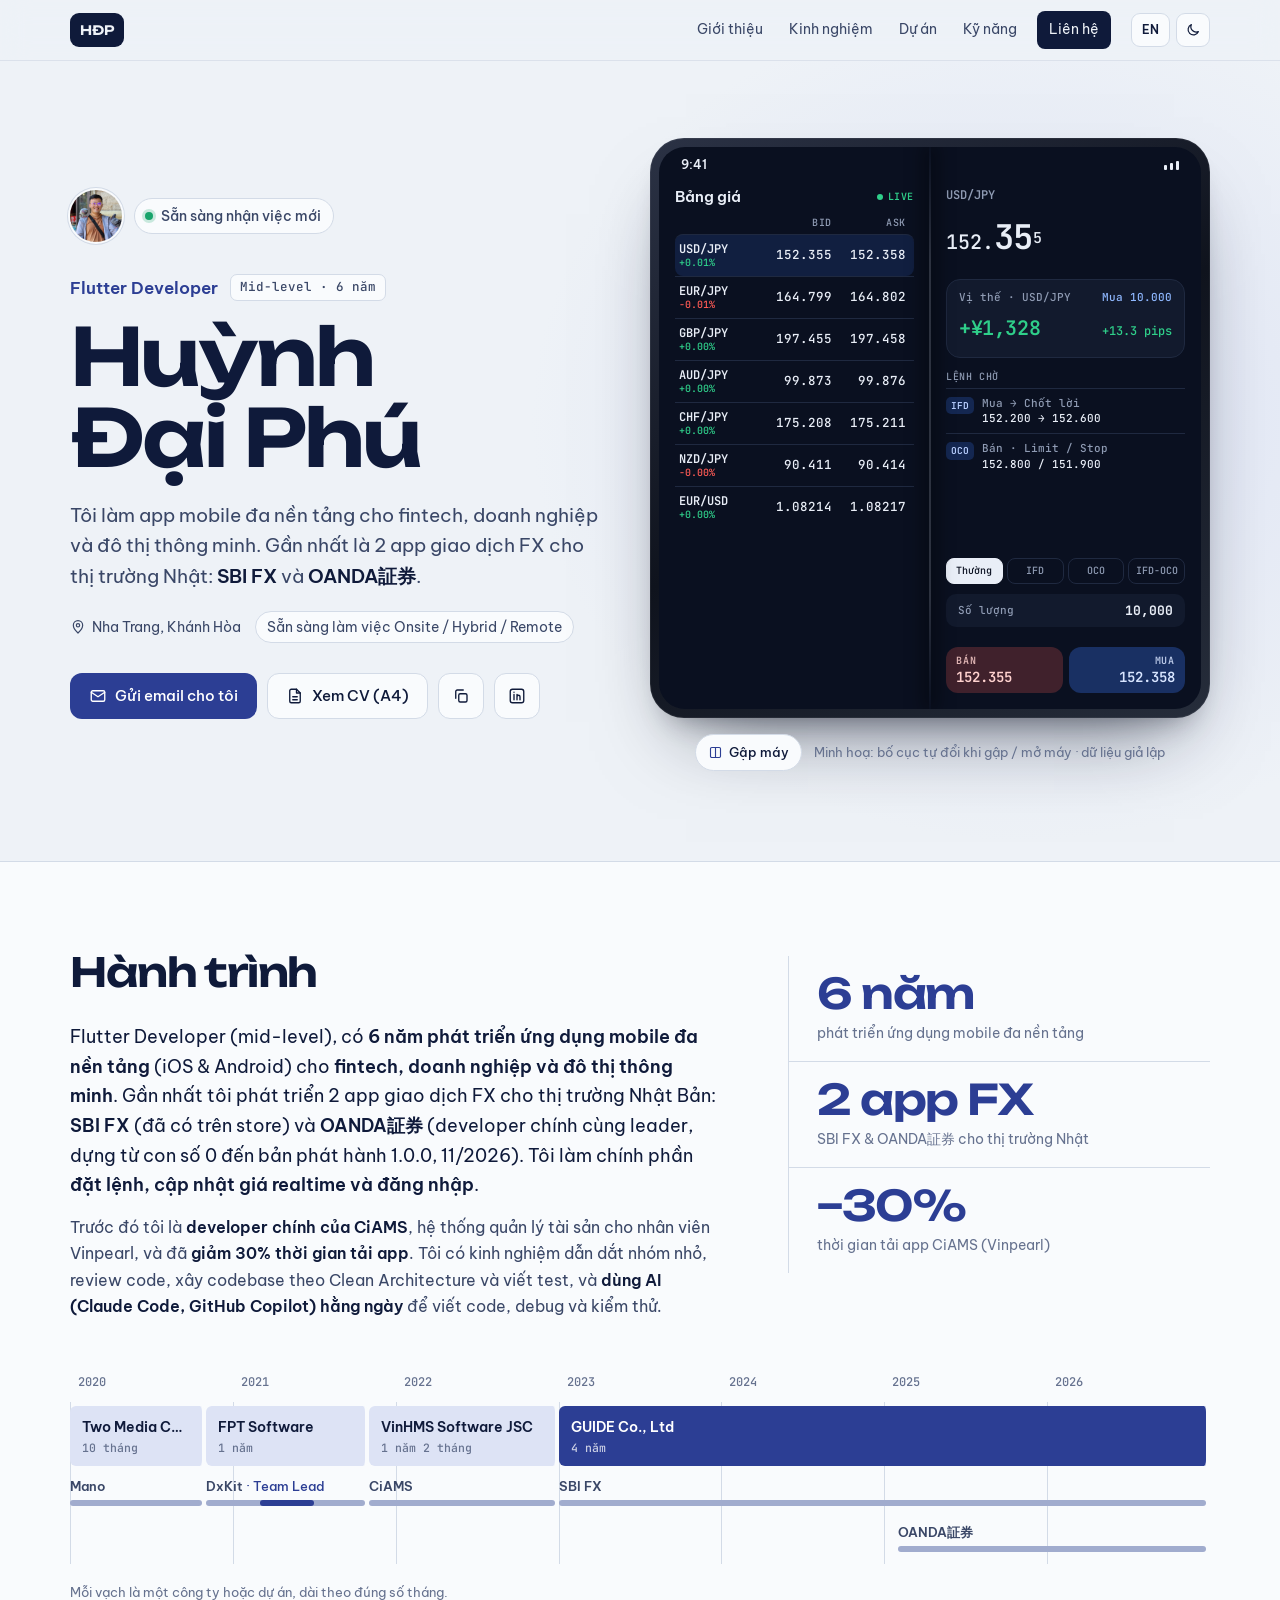
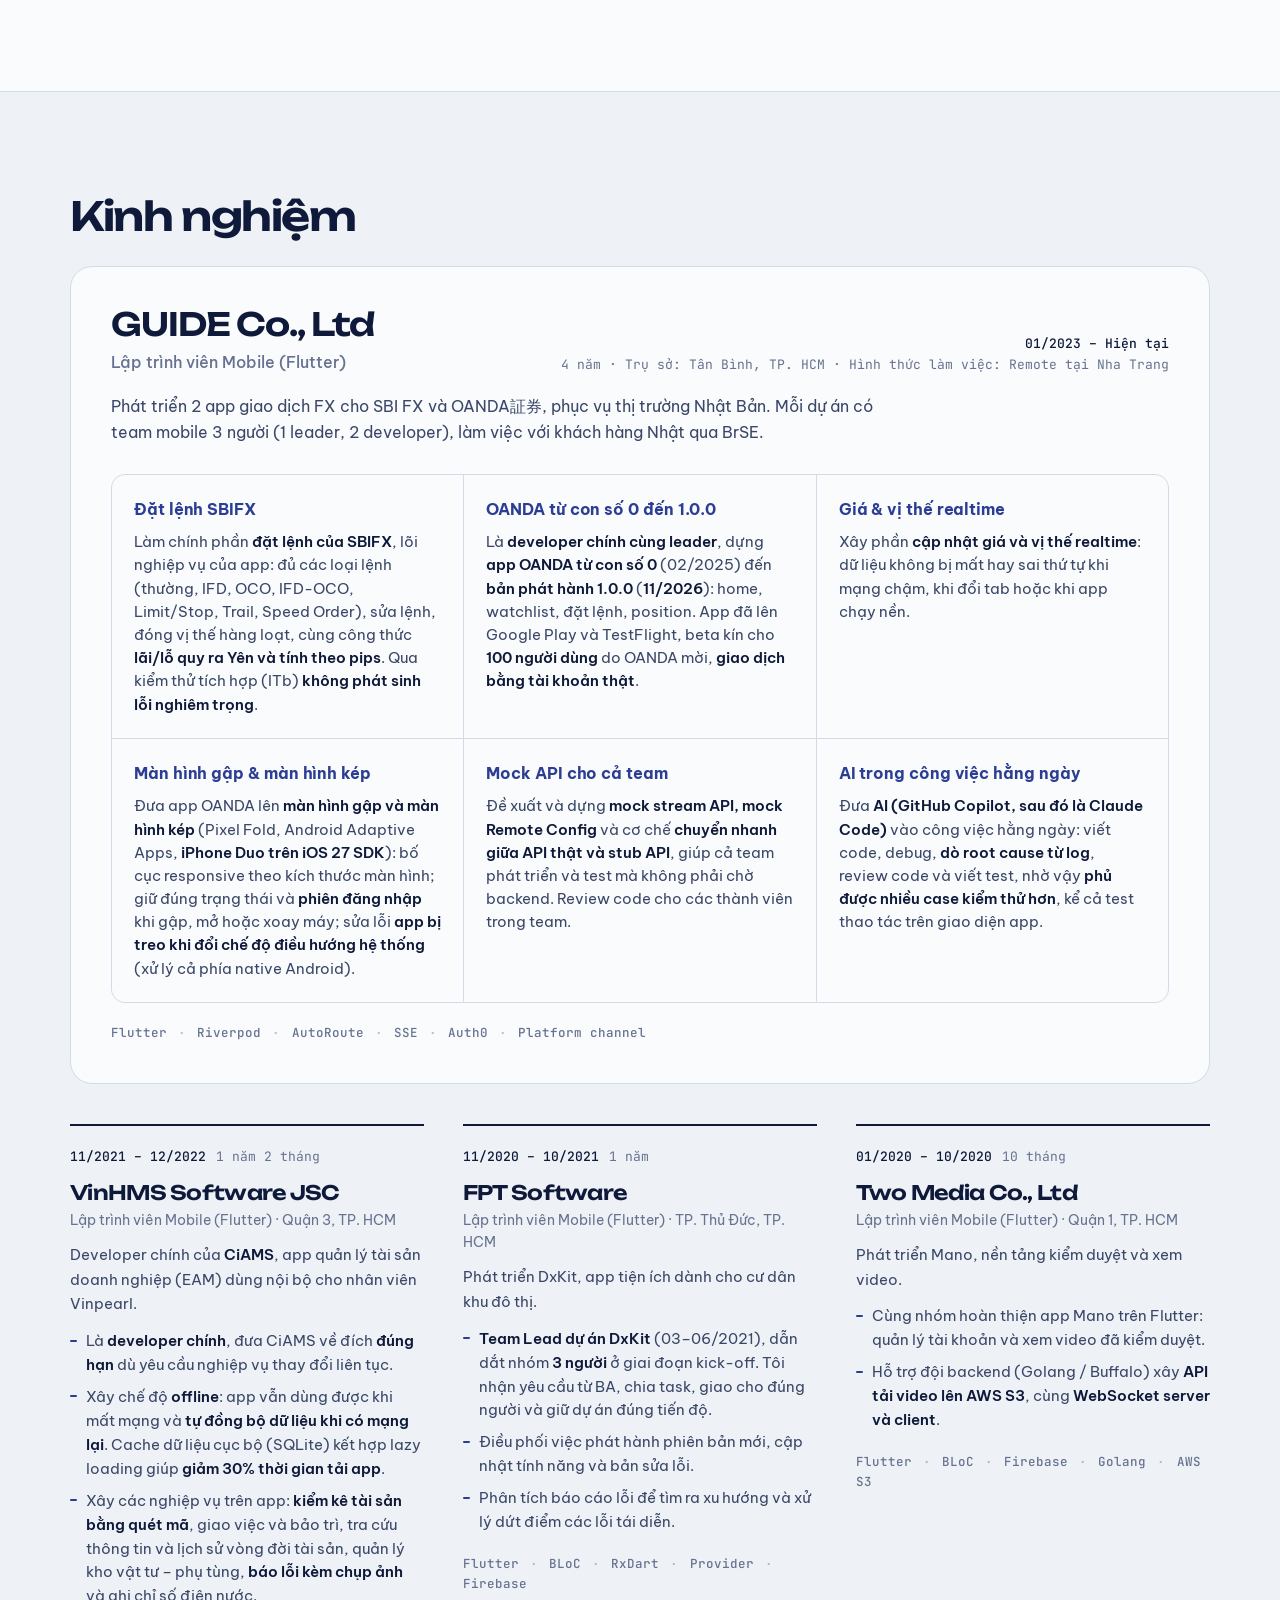
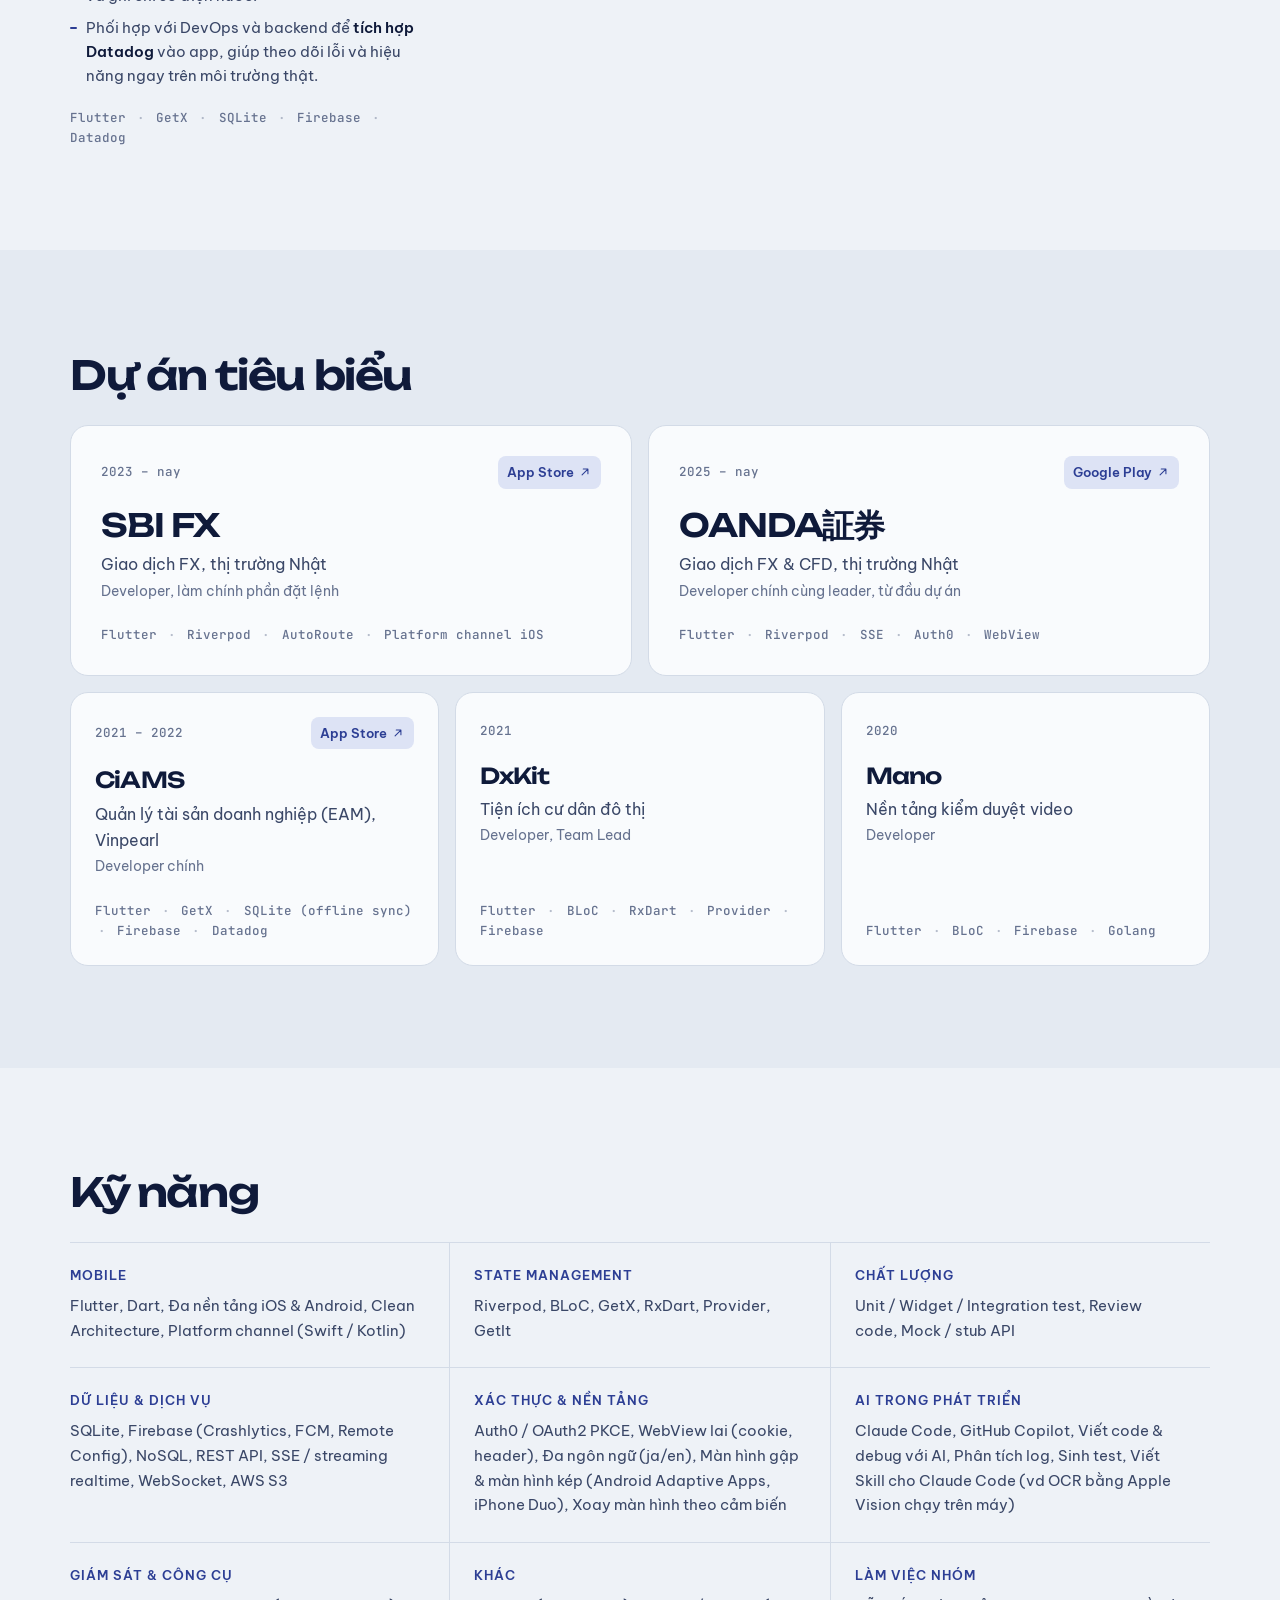
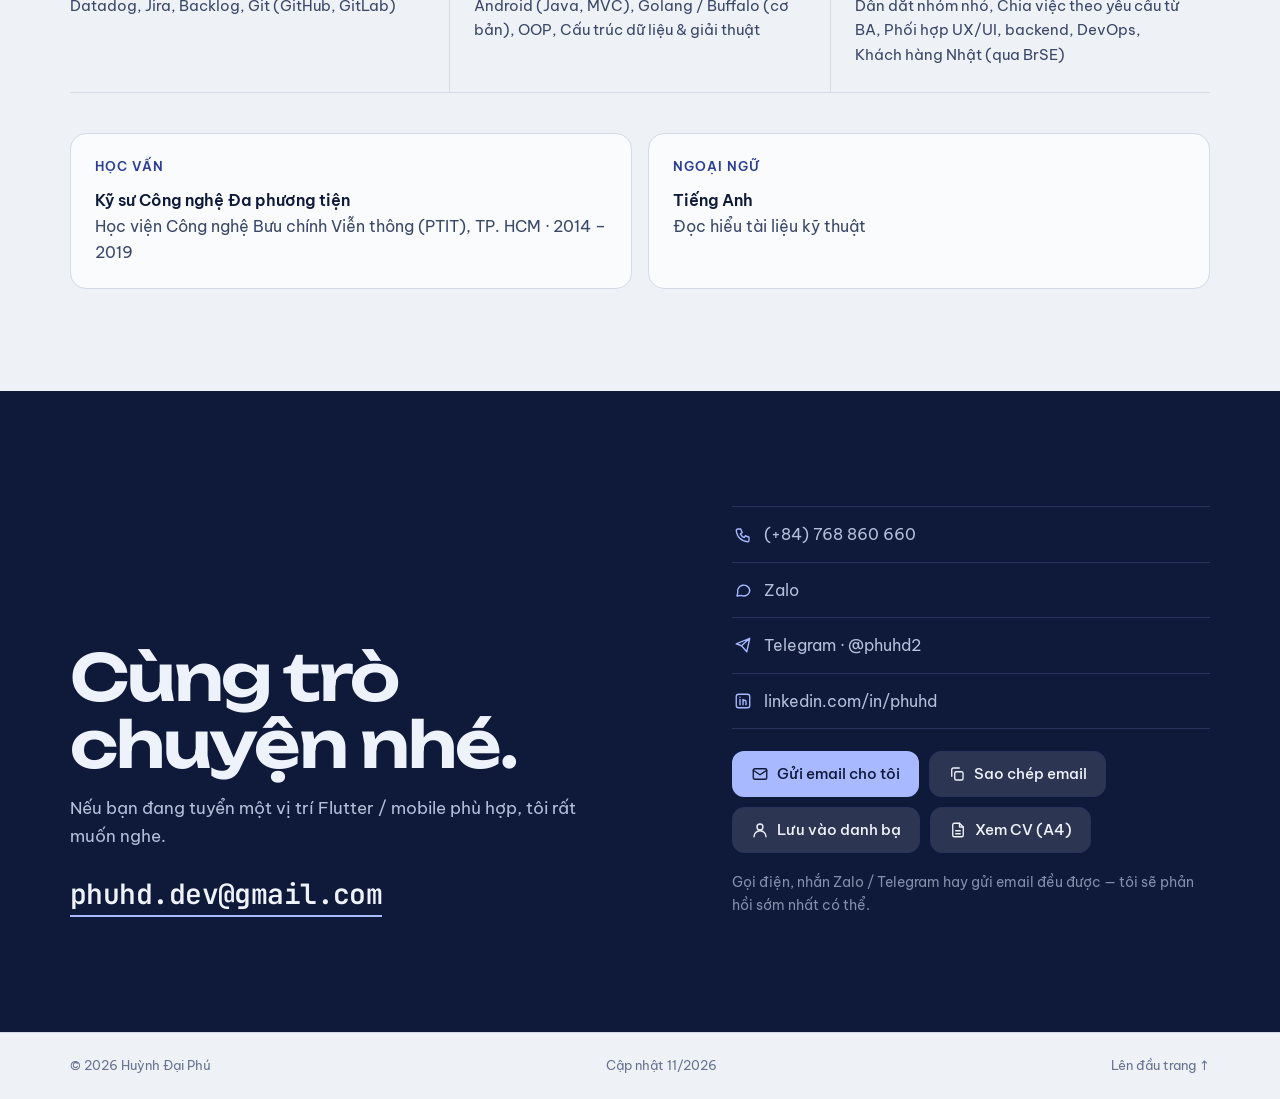
<file: index.html>
<!doctype html>
<html lang="vi">
<head>
  <meta charset="utf-8">
  <meta name="viewport" content="width=device-width, initial-scale=1">
  <!-- Sửa title / description / og:* cho khớp tên và vai trò của bạn — đây là thứ hiện ra khi gửi link qua Zalo, LinkedIn, Messenger. -->
  <title>Huỳnh Đại Phú — Flutter Developer</title>
  <meta name="description" content="Flutter Developer, 6 năm làm app mobile đa nền tảng. Gần nhất: 2 app giao dịch FX cho thị trường Nhật (SBI FX, OANDA証券); trước đó là developer chính của CiAMS (Vinpearl). Sẵn sàng nhận việc mới.">
  <meta property="og:type" content="profile">
  <meta property="og:title" content="Huỳnh Đại Phú — Flutter Developer">
  <meta property="og:description" content="Flutter Developer, 6 năm làm app mobile đa nền tảng. Gần nhất: 2 app giao dịch FX cho thị trường Nhật (SBI FX, OANDA証券). Sẵn sàng nhận việc mới.">
  <!-- Link đầy đủ để Zalo, LinkedIn, Messenger hiện ảnh xem trước. Đổi tên miền thì sửa cả 2 dòng này. -->
  <meta property="og:url" content="https://phuhd-dev.github.io/">
  <meta property="og:image" content="https://phuhd-dev.github.io/assets/avatar.jpg">
  <meta name="theme-color" content="#eef2f7" media="(prefers-color-scheme: light)">
  <meta name="theme-color" content="#0b1120" media="(prefers-color-scheme: dark)">
  <link rel="icon" href="data:image/svg+xml,%3Csvg xmlns='http://www.w3.org/2000/svg' viewBox='0 0 32 32'%3E%3Crect width='32' height='32' rx='8' fill='%230f1a3a'/%3E%3Crect x='8' y='8' width='16' height='16' rx='3' fill='none' stroke='%23a9b9ff' stroke-width='2.4'/%3E%3Cpath d='M16 8v16' stroke='%23a9b9ff' stroke-width='2.4'/%3E%3C/svg%3E">

  <link rel="preconnect" href="https://fonts.googleapis.com">
  <link rel="preconnect" href="https://fonts.gstatic.com" crossorigin>
  <link href="https://fonts.googleapis.com/css2?family=Be+Vietnam+Pro:wght@400;500;600;700&family=Unbounded:wght@500;600;700&family=JetBrains+Mono:wght@400;500;600&display=swap" rel="stylesheet">
  <link rel="stylesheet" href="styles.css">

  <script>
    // Đặt theme trước khi vẽ trang để không bị nháy màu.
    try {
      var saved = localStorage.getItem("theme");
      if (saved === "light" || saved === "dark") document.documentElement.dataset.theme = saved;
    } catch (e) {}
  </script>
</head>
<body>
  <a class="skip" href="#main">Bỏ qua điều hướng</a>
  <div id="sample-banner" class="sample-banner" hidden></div>

  <header class="topbar">
    <div class="wrap topbar__inner">
      <a href="#top" class="mark" id="mark" aria-label="Lên đầu trang"></a>
      <nav class="nav" id="nav" aria-label="Mục lục"></nav>
      <div class="tools">
        <button class="tool" id="lang-toggle" type="button"></button>
        <button class="tool tool--icon" id="theme-toggle" type="button"></button>
      </div>
    </div>
    <div class="progress" aria-hidden="true"></div>
  </header>

  <main id="main">
    <noscript><p class="wrap" style="padding:48px 0">Trang này cần bật JavaScript để hiển thị.</p></noscript>
  </main>

  <div class="dock" id="dock" aria-hidden="true"></div>
  <div class="toast" id="toast" role="status" aria-live="polite"></div>

  <script src="data.js"></script>
  <script src="app.js"></script>
</body>
</html>
</file>
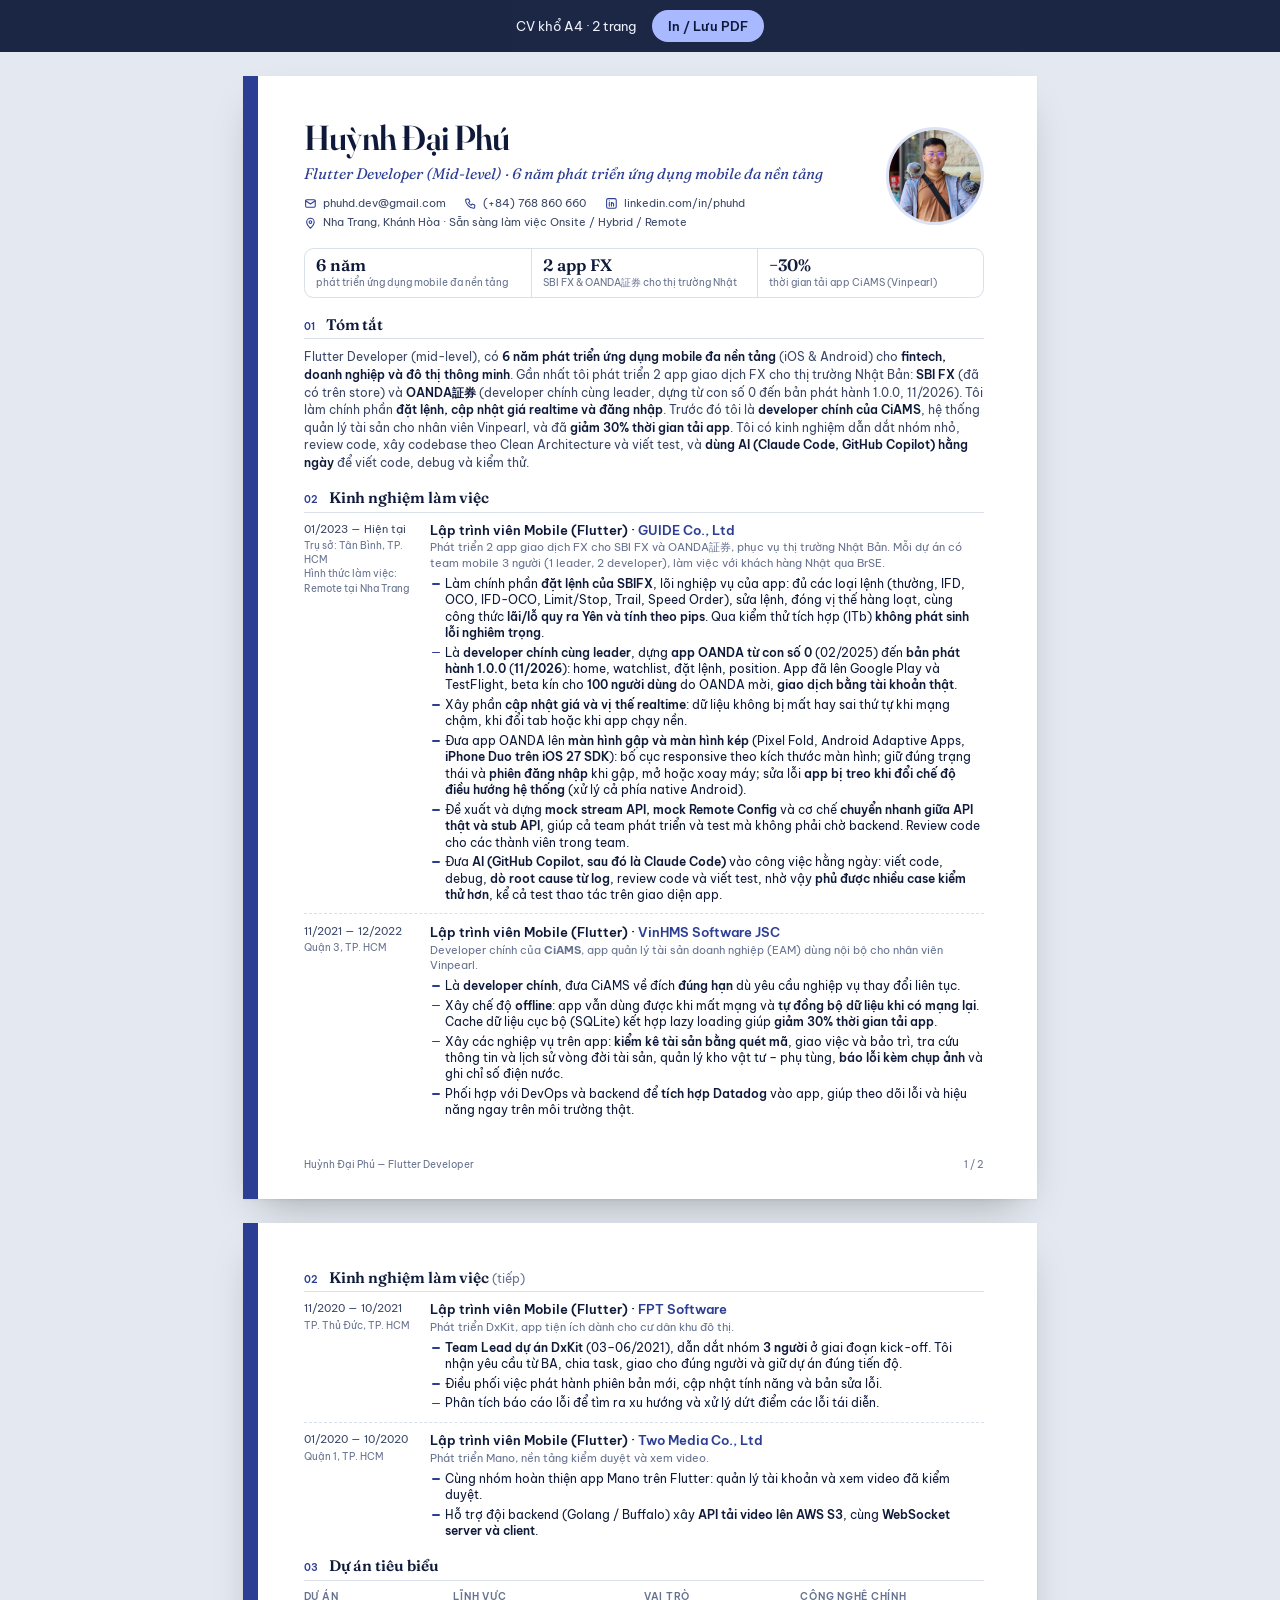
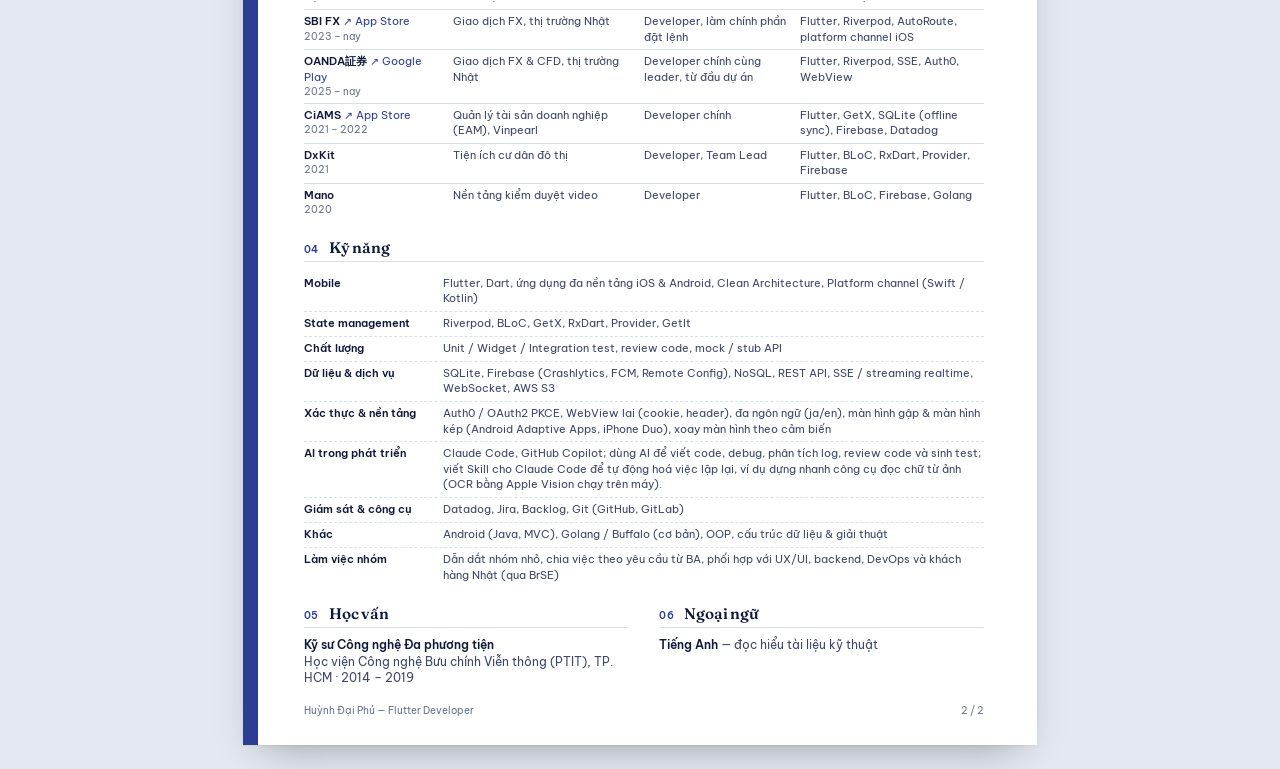
<file: cv.html>
<!doctype html>
<html lang="vi">
<head>
  <meta charset="utf-8">
  <meta name="viewport" content="width=device-width, initial-scale=1">
  <title>CV — Huỳnh Đại Phú — Flutter Developer</title>
  <link rel="preconnect" href="https://fonts.googleapis.com">
  <link rel="preconnect" href="https://fonts.gstatic.com" crossorigin>
  <link href="https://fonts.googleapis.com/css2?family=Be+Vietnam+Pro:wght@400;500;600&family=Fraunces:ital,opsz,wght@0,9..144,400;0,9..144,600;1,9..144,400&display=swap" rel="stylesheet">
  <style>
    :root {
      --paper: #ffffff;
      --desk: #e4e9f1;
      --ink: #0f1a3a;
      --ink-2: #3a4767;
      --ink-3: #66728f;
      --line: #d9e0ea;
      --chip: #eef2f7;
      --accent: #2c3e94;
      --accent-soft: #dde3f5;
      --serif: "Fraunces", Georgia, serif;
      --sans: "Be Vietnam Pro", system-ui, -apple-system, sans-serif;
    }

    * { box-sizing: border-box; }
    html { -webkit-print-color-adjust: exact; print-color-adjust: exact; }
    body {
      margin: 0; background: var(--desk); color: var(--ink);
      font: 400 8.7pt/1.42 var(--sans); -webkit-font-smoothing: antialiased;
    }
    h1, h2, h3, p, ul, dl, dd { margin: 0; padding: 0; }
    ul { list-style: none; }
    a { color: inherit; text-decoration: none; }

    /* ── thanh công cụ (chỉ hiện trên màn hình) ───────────── */
    .toolbar {
      position: sticky; top: 0; z-index: 5;
      display: flex; align-items: center; justify-content: center; gap: 16px; flex-wrap: wrap;
      padding: 10px 16px; background: rgb(15 26 58 / 0.94); color: #eef2fb; font-size: 13px;
    }
    .toolbar button {
      font: 600 13px var(--sans); border: 0; border-radius: 999px; padding: 8px 16px;
      background: #a9b9ff; color: #0f1a3a; cursor: pointer;
    }

    /* ── trang A4 ─────────────────────────────────────────── */
    .page {
      position: relative;
      width: 210mm; height: 297mm; margin: 24px auto; padding: 12mm 14mm 14mm 16mm;
      background: var(--paper); overflow: hidden;
      box-shadow: 0 1px 2px rgb(0 0 0 / 0.06), 0 18px 40px -18px rgb(0 0 0 / 0.35);
    }
    .page::before { /* vạch màu nhấn ở mép trái */
      content: ""; position: absolute; left: 0; top: 0; bottom: 0; width: 4mm; background: var(--accent);
    }
    .page__foot {
      position: absolute; left: 16mm; right: 14mm; bottom: 7mm;
      display: flex; justify-content: space-between; font-size: 7.5pt; color: var(--ink-3);
    }

    /* ── header ──────────────────────────────────────────── */
    .head { display: grid; grid-template-columns: 1fr 26mm; gap: 6mm; align-items: center; }
    .name { font: 600 26pt/1 var(--serif); letter-spacing: -0.02em; font-variation-settings: "opsz" 144; }
    .title { font: italic 400 11.5pt/1.25 var(--serif); color: var(--accent); margin-top: 2mm; }
    .contact { display: flex; flex-wrap: wrap; gap: 1mm 5mm; margin-top: 3.5mm; font-size: 8.2pt; color: var(--ink-2); }
    .contact li { display: inline-flex; align-items: center; gap: 1.6mm; }
    .contact svg { width: 3.4mm; height: 3.4mm; color: var(--accent); flex: none; }
    .photo { width: 26mm; height: 26mm; border-radius: 50%; object-fit: cover; border: 0.8mm solid var(--accent-soft); }

    .stats {
      display: grid; grid-template-columns: repeat(3, 1fr); margin-top: 4.5mm;
      border: 1px solid var(--line); border-radius: 2.5mm; overflow: hidden;
    }
    .stat { padding: 2mm 3mm; border-left: 1px solid var(--line); }
    .stat:first-child { border-left: 0; }
    .stat b { display: block; font: 600 12.5pt/1.1 var(--serif); }
    .stat span { display: block; font-size: 7.3pt; line-height: 1.3; color: var(--ink-3); margin-top: 0.6mm; }

    /* ── section ─────────────────────────────────────────── */
    .sec { margin-top: 4.4mm; }
    .sec__h {
      display: flex; align-items: baseline; gap: 2.5mm;
      padding-bottom: 1.2mm; margin-bottom: 2.4mm; border-bottom: 1px solid var(--line);
    }
    .sec__h small { font: 600 7.5pt var(--sans); letter-spacing: 0.08em; color: var(--accent); }
    .sec__h h2 { font: 600 11.5pt var(--serif); letter-spacing: -0.005em; }
    .summary { color: var(--ink-2); font-size: 8.8pt; line-height: 1.5; }
    .summary b { color: var(--ink); font-weight: 600; }

    /* kinh nghiệm */
    .job { display: grid; grid-template-columns: 30mm 1fr; gap: 3.5mm; padding: 2.6mm 0; border-bottom: 1px dashed var(--line); }
    .job:first-of-type { padding-top: 0; }
    .job:last-child { border-bottom: 0; padding-bottom: 0; }
    .when { white-space: nowrap; font-size: 8pt; color: var(--ink-2); font-variant-numeric: tabular-nums; }
    .when span { white-space: normal; display: block; color: var(--ink-3); font-size: 7.5pt; margin-top: 0.6mm; }
    .role { font-size: 9.8pt; font-weight: 600; line-height: 1.3; }
    .role em { font-style: normal; color: var(--accent); }
    .ctx { font-size: 8.2pt; color: var(--ink-3); margin: 0.4mm 0 1.2mm; }
    .wins li { position: relative; padding-left: 4mm; margin-top: 0.8mm; color: var(--ink); }
    .wins li::before { content: ""; position: absolute; left: 0.4mm; top: 0.62em; width: 2.2mm; height: 0.45mm; background: var(--accent); border-radius: 1px; }
    .wins b { font-weight: 600; }

    /* dự án */
    table { width: 100%; border-collapse: collapse; font-size: 8.1pt; }
    th { text-align: left; font: 600 7.2pt var(--sans); letter-spacing: 0.08em; text-transform: uppercase; color: var(--ink-3); padding: 0 2mm 1.6mm 0; }
    td { padding: 1.1mm 2mm 1.1mm 0; border-top: 1px solid var(--line); vertical-align: top; color: var(--ink-2); }
    td:first-child { color: var(--ink); }
    td b { font-weight: 600; }
    td small { display: block; color: var(--ink-3); font-size: 7.3pt; }
    .link { color: var(--accent); }

    /* kỹ năng */
    .skills { display: grid; }
    .skills > div { display: grid; grid-template-columns: 33mm 1fr; gap: 4mm; padding: 1.1mm 0; border-bottom: 1px dashed var(--line); }
    .skills > div:last-child { border-bottom: 0; }
    .skills dt { font-weight: 600; font-size: 8.2pt; }
    .skills dd { color: var(--ink-2); font-size: 8.2pt; }
    .skills dd b { color: var(--ink); font-weight: 600; }

    .two { display: grid; grid-template-columns: 1fr 1fr; gap: 8mm; }
    .plain p { color: var(--ink-2); }
    .plain p b { color: var(--ink); font-weight: 600; }

    /* ── in ──────────────────────────────────────────────── */
    @page { size: A4; margin: 0; }
    @media print {
      body { background: none; }
      .toolbar { display: none; }
      .page { margin: 0; box-shadow: none; break-after: page; }
      .page:last-child { break-after: auto; }
    }
    @media screen and (max-width: 860px) {
      .page { zoom: 0.5; }
    }
  </style>
</head>
<body>

  <div class="toolbar">
    <span>CV khổ A4 · 2 trang</span>
    <button type="button" onclick="window.print()">In / Lưu PDF</button>
  </div>

  <!-- ═════════════ TRANG 1 ═════════════ -->
  <section class="page">
    <header class="head">
      <div>
        <h1 class="name">Huỳnh Đại Phú</h1>
        <p class="title">Flutter Developer (Mid-level) · 6 năm phát triển ứng dụng mobile đa nền tảng</p>
        <ul class="contact">
          <li><svg viewBox="0 0 24 24" fill="none" stroke="currentColor" stroke-width="2" stroke-linecap="round" stroke-linejoin="round"><rect x="3" y="5" width="18" height="14" rx="2"/><path d="m3 7 9 6 9-6"/></svg><a href="mailto:phuhd.dev@gmail.com">phuhd.dev@gmail.com</a></li>
          <li><svg viewBox="0 0 24 24" fill="none" stroke="currentColor" stroke-width="2" stroke-linecap="round" stroke-linejoin="round"><path d="M5 4h4l2 5-2.5 1.5a11 11 0 0 0 5 5L15 13l5 2v4a2 2 0 0 1-2 2A16 16 0 0 1 3 6a2 2 0 0 1 2-2"/></svg><a href="tel:+84768860660">(+84) 768 860 660</a></li>
          <li><svg viewBox="0 0 24 24" fill="none" stroke="currentColor" stroke-width="2" stroke-linecap="round" stroke-linejoin="round"><rect x="3" y="3" width="18" height="18" rx="3"/><path d="M8 10v7M8 7v.01M12 17v-4a2 2 0 0 1 4 0v4M12 10v7"/></svg><a href="https://www.linkedin.com/in/phuhd/">linkedin.com/in/phuhd</a></li>
          <li><svg viewBox="0 0 24 24" fill="none" stroke="currentColor" stroke-width="2" stroke-linecap="round" stroke-linejoin="round"><path d="M12 21s-7-6.2-7-11.5a7 7 0 0 1 14 0C19 14.8 12 21 12 21Z"/><circle cx="12" cy="9.5" r="2.5"/></svg>Nha Trang, Khánh Hòa · Sẵn sàng làm việc Onsite / Hybrid / Remote</li>
        </ul>
      </div>
      <img class="photo" src="assets/avatar.jpg" alt="Ảnh Huỳnh Đại Phú">
    </header>

    <div class="stats">
      <div class="stat"><b>6 năm</b><span>phát triển ứng dụng mobile đa nền tảng</span></div>
      <div class="stat"><b>2 app FX</b><span>SBI FX &amp; OANDA証券 cho thị trường Nhật</span></div>
      <div class="stat"><b>−30%</b><span>thời gian tải app CiAMS (Vinpearl)</span></div>
    </div>

    <section class="sec">
      <div class="sec__h"><small>01</small><h2>Tóm tắt</h2></div>
      <p class="summary">
        Flutter Developer (mid-level), có <b>6 năm phát triển ứng dụng mobile đa nền tảng</b> (iOS &amp; Android) cho <b>fintech, doanh nghiệp và đô thị thông minh</b>.
        Gần nhất tôi phát triển 2 app giao dịch FX cho thị trường Nhật Bản: <b>SBI FX</b> (đã có trên store) và <b>OANDA証券</b> (developer chính cùng leader, dựng từ con số 0 đến bản phát hành 1.0.0, 11/2026).
        Tôi làm chính phần <b>đặt lệnh, cập nhật giá realtime và đăng nhập</b>. Trước đó tôi là <b>developer chính của CiAMS</b>, hệ thống quản lý tài sản cho nhân viên Vinpearl, và đã <b>giảm 30% thời gian tải app</b>.
        Tôi có kinh nghiệm dẫn dắt nhóm nhỏ, review code, xây codebase theo Clean Architecture và viết test, và <b>dùng AI (Claude Code, GitHub Copilot) hằng ngày</b> để viết code, debug và kiểm thử.
      </p>
    </section>

    <section class="sec">
      <div class="sec__h"><small>02</small><h2>Kinh nghiệm làm việc</h2></div>

      <article class="job">
        <p class="when">01/2023 — Hiện tại<span>Trụ sở: Tân Bình, TP. HCM<br>Hình thức làm việc: Remote tại Nha Trang</span></p>
        <div>
          <h3 class="role">Lập trình viên Mobile (Flutter) · <em>GUIDE Co., Ltd</em></h3>
          <p class="ctx">Phát triển 2 app giao dịch FX cho SBI FX và OANDA証券, phục vụ thị trường Nhật Bản. Mỗi dự án có team mobile 3 người (1 leader, 2 developer), làm việc với khách hàng Nhật qua BrSE.</p>
          <ul class="wins">
            <li>Làm chính phần <b>đặt lệnh của SBIFX</b>, lõi nghiệp vụ của app: đủ các loại lệnh (thường, IFD, OCO, IFD-OCO, Limit/Stop, Trail, Speed Order), sửa lệnh, đóng vị thế hàng loạt, cùng công thức <b>lãi/lỗ quy ra Yên và tính theo pips</b>. Qua kiểm thử tích hợp (ITb) <b>không phát sinh lỗi nghiêm trọng</b>.</li>
            <li>Là <b>developer chính cùng leader</b>, dựng <b>app OANDA từ con số 0</b> (02/2025) đến <b>bản phát hành 1.0.0</b> (<b>11/2026</b>): home, watchlist, đặt lệnh, position. App đã lên Google Play và TestFlight, beta kín cho <b>100 người dùng</b> do OANDA mời, <b>giao dịch bằng tài khoản thật</b>.</li>
            <li>Xây phần <b>cập nhật giá và vị thế realtime</b>: dữ liệu không bị mất hay sai thứ tự khi mạng chậm, khi đổi tab hoặc khi app chạy nền.</li>
            <li>Đưa app OANDA lên <b>màn hình gập và màn hình kép</b> (Pixel Fold, Android Adaptive Apps, <b>iPhone Duo trên iOS 27 SDK</b>): bố cục responsive theo kích thước màn hình; giữ đúng trạng thái và <b>phiên đăng nhập</b> khi gập, mở hoặc xoay máy; sửa lỗi <b>app bị treo khi đổi chế độ điều hướng hệ thống</b> (xử lý cả phía native Android).</li>
            <li>Đề xuất và dựng <b>mock stream API, mock Remote Config</b> và cơ chế <b>chuyển nhanh giữa API thật và stub API</b>, giúp cả team phát triển và test mà không phải chờ backend. Review code cho các thành viên trong team.</li>
            <li>Đưa <b>AI (GitHub Copilot, sau đó là Claude Code)</b> vào công việc hằng ngày: viết code, debug, <b>dò root cause từ log</b>, review code và viết test, nhờ vậy <b>phủ được nhiều case kiểm thử hơn</b>, kể cả test thao tác trên giao diện app.</li>
          </ul>
        </div>
      </article>

      <article class="job">
        <p class="when">11/2021 — 12/2022<span>Quận 3, TP. HCM</span></p>
        <div>
          <h3 class="role">Lập trình viên Mobile (Flutter) · <em>VinHMS Software JSC</em></h3>
          <p class="ctx">Developer chính của <b>CiAMS</b>, app quản lý tài sản doanh nghiệp (EAM) dùng nội bộ cho nhân viên Vinpearl.</p>
          <ul class="wins">
            <li>Là <b>developer chính</b>, đưa CiAMS về đích <b>đúng hạn</b> dù yêu cầu nghiệp vụ thay đổi liên tục.</li>
            <li>Xây chế độ <b>offline</b>: app vẫn dùng được khi mất mạng và <b>tự đồng bộ dữ liệu khi có mạng lại</b>. Cache dữ liệu cục bộ (SQLite) kết hợp lazy loading giúp <b>giảm 30% thời gian tải app</b>.</li>
            <li>Xây các nghiệp vụ trên app: <b>kiểm kê tài sản bằng quét mã</b>, giao việc và bảo trì, tra cứu thông tin và lịch sử vòng đời tài sản, quản lý kho vật tư – phụ tùng, <b>báo lỗi kèm chụp ảnh</b> và ghi chỉ số điện nước.</li>
            <li>Phối hợp với DevOps và backend để <b>tích hợp Datadog</b> vào app, giúp theo dõi lỗi và hiệu năng ngay trên môi trường thật.</li>
          </ul>
        </div>
      </article>
    </section>

    <footer class="page__foot"><span>Huỳnh Đại Phú — Flutter Developer</span><span>1 / 2</span></footer>
  </section>

  <!-- ═════════════ TRANG 2 ═════════════ -->
  <section class="page">
    <section class="sec" style="margin-top:0">
      <div class="sec__h"><small>02</small><h2>Kinh nghiệm làm việc <span style="font:400 9pt var(--sans);color:var(--ink-3)">(tiếp)</span></h2></div>

      <article class="job">
        <p class="when">11/2020 — 10/2021<span>TP. Thủ Đức, TP. HCM</span></p>
        <div>
          <h3 class="role">Lập trình viên Mobile (Flutter) · <em>FPT Software</em></h3>
          <p class="ctx">Phát triển DxKit, app tiện ích dành cho cư dân khu đô thị.</p>
          <ul class="wins">
            <li><b>Team Lead dự án DxKit</b> (03–06/2021), dẫn dắt nhóm <b>3 người</b> ở giai đoạn kick-off. Tôi nhận yêu cầu từ BA, chia task, giao cho đúng người và giữ dự án đúng tiến độ.</li>
            <li>Điều phối việc phát hành phiên bản mới, cập nhật tính năng và bản sửa lỗi.</li>
            <li>Phân tích báo cáo lỗi để tìm ra xu hướng và xử lý dứt điểm các lỗi tái diễn.</li>
          </ul>
        </div>
      </article>

      <article class="job">
        <p class="when">01/2020 — 10/2020<span>Quận 1, TP. HCM</span></p>
        <div>
          <h3 class="role">Lập trình viên Mobile (Flutter) · <em>Two Media Co., Ltd</em></h3>
          <p class="ctx">Phát triển Mano, nền tảng kiểm duyệt và xem video.</p>
          <ul class="wins">
            <li>Cùng nhóm hoàn thiện app Mano trên Flutter: quản lý tài khoản và xem video đã kiểm duyệt.</li>
            <li>Hỗ trợ đội backend (Golang / Buffalo) xây <b>API tải video lên AWS S3</b>, cùng <b>WebSocket server và client</b>.</li>
          </ul>
        </div>
      </article>
    </section>

    <section class="sec">
      <div class="sec__h"><small>03</small><h2>Dự án tiêu biểu</h2></div>
      <table>
        <thead><tr><th style="width:22%">Dự án</th><th style="width:28%">Lĩnh vực</th><th style="width:23%">Vai trò</th><th>Công nghệ chính</th></tr></thead>
        <tbody>
          <tr><td><b>SBI FX</b> <a class="link" href="https://apps.apple.com/jp/app/sbi%E8%A8%BC%E5%88%B8-fx%E3%82%A2%E3%83%97%E3%83%AA-fx-%E7%82%BA%E6%9B%BF%E3%81%AE%E5%8F%96%E5%BC%95%E3%82%A2%E3%83%97%E3%83%AA/id449512771">↗ App Store</a><small>2023 – nay</small></td><td>Giao dịch FX, thị trường Nhật</td><td>Developer, làm chính phần đặt lệnh</td><td>Flutter, Riverpod, AutoRoute, platform channel iOS</td></tr>
          <tr><td><b>OANDA証券</b> <a class="link" href="https://play.google.com/store/apps/details?id=com.oanda.android.japan">↗ Google Play</a><small>2025 – nay</small></td><td>Giao dịch FX &amp; CFD, thị trường Nhật</td><td>Developer chính cùng leader, từ đầu dự án</td><td>Flutter, Riverpod, SSE, Auth0, WebView</td></tr>
          <tr><td><b>CiAMS</b> <a class="link" href="https://apps.apple.com/vn/app/staff-app/id6449700366?l=vi">↗ App Store</a><small>2021 – 2022</small></td><td>Quản lý tài sản doanh nghiệp (EAM), Vinpearl</td><td>Developer chính</td><td>Flutter, GetX, SQLite (offline sync), Firebase, Datadog</td></tr>
          <tr><td><b>DxKit</b><small>2021</small></td><td>Tiện ích cư dân đô thị</td><td>Developer, Team Lead</td><td>Flutter, BLoC, RxDart, Provider, Firebase</td></tr>
          <tr><td><b>Mano</b><small>2020</small></td><td>Nền tảng kiểm duyệt video</td><td>Developer</td><td>Flutter, BLoC, Firebase, Golang</td></tr>
        </tbody>
      </table>
    </section>

    <section class="sec">
      <div class="sec__h"><small>04</small><h2>Kỹ năng</h2></div>
      <dl class="skills">
        <div><dt>Mobile</dt><dd>Flutter, Dart, ứng dụng đa nền tảng iOS &amp; Android, Clean Architecture, Platform channel (Swift / Kotlin)</dd></div>
        <div><dt>State management</dt><dd>Riverpod, BLoC, GetX, RxDart, Provider, GetIt</dd></div>
        <div><dt>Chất lượng</dt><dd>Unit / Widget / Integration test, review code, mock / stub API</dd></div>
        <div><dt>Dữ liệu &amp; dịch vụ</dt><dd>SQLite, Firebase (Crashlytics, FCM, Remote Config), NoSQL, REST API, SSE / streaming realtime, WebSocket, AWS S3</dd></div>
        <div><dt>Xác thực &amp; nền tảng</dt><dd>Auth0 / OAuth2 PKCE, WebView lai (cookie, header), đa ngôn ngữ (ja/en), màn hình gập &amp; màn hình kép (Android Adaptive Apps, iPhone Duo), xoay màn hình theo cảm biến</dd></div>
        <div><dt>AI trong phát triển</dt><dd>Claude Code, GitHub Copilot; dùng AI để viết code, debug, phân tích log, review code và sinh test; viết Skill cho Claude Code để tự động hoá việc lặp lại, ví dụ dựng nhanh công cụ đọc chữ từ ảnh (OCR bằng Apple Vision chạy trên máy).</dd></div>
        <div><dt>Giám sát &amp; công cụ</dt><dd>Datadog, Jira, Backlog, Git (GitHub, GitLab)</dd></div>
        <div><dt>Khác</dt><dd>Android (Java, MVC), Golang / Buffalo (cơ bản), OOP, cấu trúc dữ liệu &amp; giải thuật</dd></div>
        <div><dt>Làm việc nhóm</dt><dd>Dẫn dắt nhóm nhỏ, chia việc theo yêu cầu từ BA, phối hợp với UX/UI, backend, DevOps và khách hàng Nhật (qua BrSE)</dd></div>
      </dl>
    </section>

    <section class="sec two">
      <div class="plain">
        <div class="sec__h"><small>05</small><h2>Học vấn</h2></div>
        <p><b>Kỹ sư Công nghệ Đa phương tiện</b></p>
        <p>Học viện Công nghệ Bưu chính Viễn thông (PTIT), TP. HCM · 2014 – 2019</p>
      </div>
      <div class="plain">
        <div class="sec__h"><small>06</small><h2>Ngoại ngữ</h2></div>
        <p><b>Tiếng Anh</b> — đọc hiểu tài liệu kỹ thuật</p>
      </div>
    </section>

    <footer class="page__foot"><span>Huỳnh Đại Phú — Flutter Developer</span><span>2 / 2</span></footer>
  </section>

</body>
</html>
</file>
<file: styles.css>
/* ─────────────────────────────────────────────────────────
   Bố cục: phần đầu nêu luận điểm (tên + máy gập chạy bảng giá FX),
   dải thời gian theo tỉ lệ số tháng, GUIDE thành lưới 6 việc, các công ty cũ
   xếp 3 cột, dự án dạng bento, kỹ năng dạng bảng thông số, khối liên hệ màu chàm.

   Màu "Chàm": nền bạc ánh xanh, mực chàm (藍); chữ hiển thị Unbounded.
   ───────────────────────────────────────────────────────── */
:root {
  --bg: #eef2f7;
  --surface: #f9fbfd;
  --surface-2: #e4eaf2;
  --ink: #0f1a3a;
  --ink-2: #3a4767;
  --ink-3: #66728f;
  --line: #d3dbe7;
  --accent: #2c3e94;
  --accent-ink: #ffffff;
  --accent-soft: #dde3f5;
  --band-bg: #0f1a3a;
  --band-ink: #eef2fb;
  --band-ink-2: #b4bfda;
  --band-line: #27335b;
  --band-accent: #a9b9ff;

  --display: "Unbounded", "Be Vietnam Pro", system-ui, sans-serif;
  --display-w: 600;
  --display-track: -0.035em;
  --sans: "Be Vietnam Pro", system-ui, -apple-system, "Segoe UI", sans-serif;
  --mono: "JetBrains Mono", ui-monospace, "SF Mono", Menlo, monospace;

  /* màn hình máy minh hoạ luôn tối, như app giao dịch thật */
  --dv-bg: #0a1020;
  --dv-card: #121a2d;
  --dv-line: #1f2940;
  --dv-ink: #e9eef7;
  --dv-ink-2: #8f9bb3;
  --dv-up: #2fcf8a;
  --dv-down: #ff5b55;
  --dv-buy: #3d7bff;

  --wrap: 1180px;
  --radius: 18px;
  color-scheme: light;
}

@media (prefers-color-scheme: dark) {
  :root:not([data-theme="light"]) {
    --bg: #0b1120;
    --surface: #10182b;
    --surface-2: #0d1426;
    --ink: #e8edf7;
    --ink-2: #b2bcd3;
    --ink-3: #7f8ba6;
    --line: #222d47;
    --accent: #a3b4ff;
    --accent-ink: #0b1120;
    --accent-soft: #19234a;
    --band-bg: #131d38;
    --band-line: #29355c;
    color-scheme: dark;
  }
}
:root[data-theme="dark"] {
  --bg: #0b1120;
  --surface: #10182b;
  --surface-2: #0d1426;
  --ink: #e8edf7;
  --ink-2: #b2bcd3;
  --ink-3: #7f8ba6;
  --line: #222d47;
  --accent: #a3b4ff;
  --accent-ink: #0b1120;
  --accent-soft: #19234a;
  --band-bg: #131d38;
  --band-line: #29355c;
  color-scheme: dark;
}

/* ─────────────────────────────────────────────────────────
   Base
   ───────────────────────────────────────────────────────── */
*, *::before, *::after { box-sizing: border-box; }
html { scroll-behavior: smooth; scroll-padding-top: 76px; -webkit-text-size-adjust: 100%; }
body {
  margin: 0;
  background: var(--bg);
  color: var(--ink);
  font: 400 16px/1.65 var(--sans);
  -webkit-font-smoothing: antialiased;
  overflow-x: hidden;
}
img { max-width: 100%; display: block; }
a { color: inherit; }
h1, h2, h3, h4 { margin: 0; font-weight: 600; text-wrap: balance; }
p { margin: 0; }
ul, ol, dl, dd { margin: 0; padding: 0; }
ul, ol { list-style: none; }
strong { font-weight: 600; color: var(--ink); }
button { font: inherit; color: inherit; }
:focus-visible { outline: 2px solid var(--accent); outline-offset: 3px; border-radius: 6px; }

.wrap {
  width: 100%; max-width: var(--wrap); margin: 0 auto;
  padding-left: max(20px, env(safe-area-inset-left, 0px));
  padding-right: max(20px, env(safe-area-inset-right, 0px));
}
.i { width: 18px; height: 18px; flex: none; }
.sep { margin: 0 .25em; opacity: .45; }

.skip {
  position: absolute; left: 12px; top: -60px; z-index: 100;
  background: var(--ink); color: var(--bg); padding: 8px 14px; border-radius: 8px; text-decoration: none;
}
.skip:focus { top: 12px; }
.sample-banner { background: var(--accent); color: var(--accent-ink); text-align: center; padding: 8px 16px; font-size: 14px; }

/* ─────────────────────────────────────────────────────────
   Top bar
   ───────────────────────────────────────────────────────── */
.topbar {
  position: sticky; top: env(safe-area-inset-top, 0px); z-index: 40;
  background: color-mix(in srgb, var(--bg) 84%, transparent);
  backdrop-filter: saturate(1.4) blur(14px);
  -webkit-backdrop-filter: saturate(1.4) blur(14px);
  border-bottom: 1px solid color-mix(in srgb, var(--line) 70%, transparent);
}
.topbar__inner { display: flex; align-items: center; gap: 20px; height: 60px; }
.mark {
  display: inline-grid; place-items: center; height: 34px; padding: 0 10px; border-radius: 9px;
  background: var(--ink); color: var(--bg); text-decoration: none;
  font: 600 13px/1 var(--display); letter-spacing: 0;
}
.nav { display: flex; gap: 2px; margin-left: auto; }
.nav a {
  padding: 7px 12px; border-radius: 8px; text-decoration: none;
  font-size: 14px; color: var(--ink-2); transition: color .2s, background .2s;
}
.nav a:hover { color: var(--ink); background: var(--surface-2); }
.nav a.active { color: var(--accent); }
.nav .nav__cta { background: var(--ink); color: var(--bg); margin-left: 6px; }
.nav .nav__cta:hover, .nav .nav__cta.active { background: var(--accent); color: var(--accent-ink); }
.tools { display: flex; gap: 6px; }
.tool {
  height: 34px; min-width: 34px; padding: 0 10px; border-radius: 9px; cursor: pointer;
  border: 1px solid var(--line); background: var(--surface);
  font: 600 12px/1 var(--sans); display: inline-grid; place-items: center;
}
.tool:hover { border-color: var(--ink-3); }
.tool--icon { padding: 0; }
.tool .i { width: 16px; height: 16px; }

/* ─────────────────────────────────────────────────────────
   Buttons
   ───────────────────────────────────────────────────────── */
.btn {
  display: inline-flex; align-items: center; justify-content: center; gap: 8px;
  height: 46px; padding: 0 18px; border-radius: 12px;
  font-size: 15px; font-weight: 500; text-decoration: none; cursor: pointer; white-space: nowrap;
  border: 1px solid transparent; transition: transform .15s, background .2s, border-color .2s, color .2s;
}
.btn:active { transform: translateY(1px); }
.btn--primary { background: var(--accent); color: var(--accent-ink); }
.btn--primary:hover { background: color-mix(in srgb, var(--accent) 85%, var(--ink)); }
.btn--ghost { background: var(--surface); border-color: var(--line); color: var(--ink); }
.btn--ghost:hover { border-color: var(--ink-3); }
.btn--square { width: 46px; padding: 0; }

/* ─────────────────────────────────────────────────────────
   Hero
   ───────────────────────────────────────────────────────── */
.hero {
  padding-block: clamp(40px, 6vw, 80px) clamp(48px, 7vw, 96px);
  background: radial-gradient(55% 75% at 80% 45%, var(--accent-soft), transparent 70%);
}
.hero__grid { display: grid; grid-template-columns: minmax(0, 1fr) auto; gap: clamp(32px, 4vw, 64px); align-items: center; }
.hero__main { min-width: 0; }
.hero__id { display: flex; align-items: center; gap: 12px; }
.avatar { width: 52px; height: 52px; border-radius: 50%; object-fit: cover; box-shadow: 0 0 0 2px var(--surface), 0 0 0 3px var(--line); }
.avatar--initials { display: grid; place-items: center; background: var(--ink); color: var(--bg); font: 600 16px var(--display); }
.status {
  display: inline-flex; align-items: center; gap: 8px; padding: 6px 12px 6px 10px; border-radius: 99px;
  background: var(--surface); border: 1px solid var(--line); font-size: 13.5px; font-weight: 500; color: var(--ink-2);
}
.status__dot { width: 8px; height: 8px; border-radius: 50%; background: #17a46b; box-shadow: 0 0 0 3px color-mix(in srgb, #17a46b 22%, transparent); }

.hero__role { display: flex; flex-wrap: wrap; align-items: center; gap: 8px 12px; margin-top: 32px; font-size: 17px; font-weight: 600; color: var(--accent); }
.badge { font: 500 12.5px/1 var(--mono); padding: 6px 9px; border-radius: 7px; border: 1px solid var(--line); background: var(--surface); color: var(--ink-2); }
.hero__name {
  margin-top: 14px;
  font: var(--display-w) clamp(42px, 6.2vw, 80px)/1.02 var(--display);
  letter-spacing: var(--display-track);
}
.hero__tagline { margin-top: 22px; max-width: 32em; font-size: clamp(16.5px, 1.5vw, 18.5px); color: var(--ink-2); }
.hero__meta { display: flex; flex-wrap: wrap; align-items: center; gap: 8px; margin-top: 20px; font-size: 13.5px; color: var(--ink-2); }
.hero__loc { display: inline-flex; align-items: center; gap: 6px; margin-right: 6px; }
.pill { padding: 4px 11px; border-radius: 99px; border: 1px solid var(--line); background: var(--surface); }
.hero__loc .i { width: 16px; height: 16px; }
.cta { display: flex; flex-wrap: wrap; align-items: center; gap: 10px; margin-top: 30px; }
.print-only { display: none; }

/* ── Máy gập ── */
.hero__device { display: flex; flex-direction: column; align-items: center; gap: 16px; }
.fold {
  width: 560px; max-width: 100%; height: 580px; padding: 9px; border-radius: 34px;
  background: linear-gradient(150deg, #2b3245, #0f131d 50%, #262d3b);
  box-shadow: inset 0 0 0 1px rgba(255,255,255,.06), 0 40px 80px -36px rgba(10, 16, 32, .6), 0 18px 30px -20px rgba(10,16,32,.45);
  transition: width .8s cubic-bezier(.65, 0, .25, 1);
}
.fold.is-folded { width: 300px; }
.fold__screen {
  container-type: inline-size;
  position: relative; height: 100%; border-radius: 26px; overflow: hidden;
  background: var(--dv-bg); color: var(--dv-ink); display: flex; flex-direction: column;
}
.fold__body { flex: 1; min-height: 0; display: grid; grid-template-columns: minmax(0, 1fr); }
.fold__hinge {
  position: absolute; top: 0; bottom: 0; left: 50%; width: 2px; margin-left: -1px; opacity: 0;
  background: linear-gradient(transparent, rgba(255,255,255,.14) 20%, rgba(255,255,255,.14) 80%, transparent);
  box-shadow: 0 0 18px 4px rgba(0,0,0,.55); transition: opacity .3s;
}
.pane { min-width: 0; display: flex; flex-direction: column; padding: 8px 16px 16px; }
.pane--detail { display: none; padding-top: 18px; }
@container (min-width: 480px) {
  .fold__body { grid-template-columns: minmax(0, 1fr) minmax(0, 1fr); }
  .pane--detail { display: flex; }
  .fold__body .dv-narrow { display: none; }
  .fold__hinge { opacity: 1; }
  .dv-list li.is-sel { background: color-mix(in srgb, var(--dv-buy) 14%, transparent); border-radius: 8px; }
}

.dv-status { display: flex; justify-content: space-between; align-items: center; padding: 12px 22px 0; font: 600 12px/1 var(--sans); }
.dv-status__r { display: inline-flex; gap: 3px; align-items: flex-end; }
.dv-status__r i { width: 3px; background: var(--dv-ink); border-radius: 1px; }
.dv-status__r i:nth-child(1) { height: 5px; } .dv-status__r i:nth-child(2) { height: 7px; } .dv-status__r i:nth-child(3) { height: 9px; }
.dv-head { display: flex; justify-content: space-between; align-items: center; margin-top: 10px; }
.dv-head__title { font: 600 15px/1 var(--sans); }
.dv-live { display: inline-flex; align-items: center; gap: 5px; font: 600 10px/1 var(--mono); color: var(--dv-up); letter-spacing: .06em; }
.dv-live i { width: 6px; height: 6px; border-radius: 50%; background: var(--dv-up); animation: blink 1.4s infinite; }
@keyframes blink { 50% { opacity: .25; } }
.up { color: var(--dv-up); } .down { color: var(--dv-down); }

.dv-cols, .dv-list li { display: grid; grid-template-columns: minmax(0, 1fr) 70px 70px; align-items: center; gap: 4px; }
.dv-cols { margin-top: 14px; padding: 0 4px 6px; font: 500 10px/1 var(--mono); color: var(--dv-ink-2); letter-spacing: .06em; text-transform: uppercase; }
.dv-cols span { text-align: right; padding-right: 4px; }
.dv-list li { padding: 8px 4px; border-top: 1px solid var(--dv-line); }
.dv-list__sym { display: flex; flex-direction: column; gap: 3px; font: 600 12px/1 var(--mono); }
.dv-list__sym small { font: 500 10px/1 var(--mono); }
.dv-px { font: 500 12.5px/1 var(--mono); font-variant-numeric: tabular-nums; padding: 4px; border-radius: 5px; text-align: right; }

.dv-pos.dv-narrow { margin-top: auto; }
.dv-pos.dv-narrow + .dv-order { margin-top: 10px; }
.dv-order { margin-top: 10px; display: grid; grid-template-columns: 1fr 1fr; gap: 6px; padding-top: 10px; }
.dv-btn { border-radius: 12px; padding: 9px 10px; display: flex; flex-direction: column; gap: 4px; }
.dv-btn small { font: 600 10px/1 var(--mono); letter-spacing: .08em; opacity: .85; }
.dv-btn b { font: 600 14px/1 var(--mono); font-variant-numeric: tabular-nums; }
.dv-btn--sell { background: color-mix(in srgb, var(--dv-down) 22%, var(--dv-bg)); color: #ffd2cf; }
.dv-btn--buy { background: color-mix(in srgb, var(--dv-buy) 30%, var(--dv-bg)); color: #d8e5ff; text-align: right; align-items: flex-end; }

.dv-sym { font: 600 12px/1 var(--mono); color: var(--dv-ink-2); }
.dv-big { margin-top: 8px; font-family: var(--mono); font-variant-numeric: tabular-nums; display: inline-block; border-radius: 6px; padding: 0 4px; margin-left: -4px; align-self: flex-start; }
.dv-big span { font-size: 20px; font-weight: 500; }
.dv-big b { font-size: 34px; font-weight: 600; letter-spacing: -.02em; }
.dv-big small { font-size: 15px; vertical-align: super; font-weight: 500; }
.dv-pos { margin-top: 14px; padding: 12px; border-radius: 14px; background: var(--dv-card); border: 1px solid var(--dv-line); }
.dv-pos__top { display: flex; justify-content: space-between; align-items: center; font: 500 11px/1 var(--mono); color: var(--dv-ink-2); }
.dv-pos__side { color: #8fb8ff; }
.dv-pos__pl { display: flex; align-items: baseline; justify-content: space-between; margin-top: 9px; font-family: var(--mono); font-variant-numeric: tabular-nums; }
.dv-pos__pl b { font-size: 20px; font-weight: 600; letter-spacing: -.02em; }
.dv-pos__pl span { font-size: 12px; font-weight: 500; }
.dv-pend { margin-top: 14px; }
.dv-pend__h { font: 500 10px/1 var(--mono); color: var(--dv-ink-2); letter-spacing: .06em; text-transform: uppercase; padding-bottom: 6px; }
.dv-pend__row { display: grid; grid-template-columns: auto minmax(0, 1fr); gap: 2px 8px; align-items: center; padding: 8px 0; border-top: 1px solid var(--dv-line); font: 500 11px/1.2 var(--mono); }
.dv-pend__row > span:nth-child(2) { color: var(--dv-ink-2); white-space: nowrap; overflow: hidden; text-overflow: ellipsis; }
.dv-pend__row b { grid-column: 2; font-weight: 500; font-variant-numeric: tabular-nums; }
.dv-tag { grid-row: span 2; align-self: start; padding: 3px 5px; border-radius: 5px; background: color-mix(in srgb, var(--dv-buy) 22%, transparent); color: #b9cfff; font-size: 9.5px; font-weight: 600; }
.dv-types { display: flex; gap: 4px; margin-top: auto; padding-top: 12px; }
.dv-types span { flex: 1; text-align: center; padding: 7px 0; border-radius: 8px; border: 1px solid var(--dv-line); font: 500 10px/1 var(--mono); color: var(--dv-ink-2); white-space: nowrap; }
.dv-types span.on { background: var(--dv-ink); color: var(--dv-bg); border-color: var(--dv-ink); }
.dv-qty { display: flex; justify-content: space-between; align-items: center; margin-top: 10px; padding: 10px 12px; border-radius: 10px; background: var(--dv-card); font: 500 11px/1 var(--mono); color: var(--dv-ink-2); }
.dv-qty b { color: var(--dv-ink); font-size: 13px; }

.flash-up { animation: flash-up .9s ease-out; }
.flash-down { animation: flash-down .9s ease-out; }
@keyframes flash-up { 0% { background: color-mix(in srgb, var(--dv-up) 38%, transparent); color: #fff; } 100% { background: transparent; } }
@keyframes flash-down { 0% { background: color-mix(in srgb, var(--dv-down) 38%, transparent); color: #fff; } 100% { background: transparent; } }

.fold-ctl { display: flex; align-items: center; gap: 12px; max-width: 560px; }
.fold-ctl__btn {
  display: inline-flex; align-items: center; gap: 6px; flex: none; cursor: pointer;
  padding: 7px 12px; border-radius: 99px; border: 1px solid var(--line); background: var(--surface);
  font-size: 13px; font-weight: 500;
}
.fold-ctl__btn:hover { border-color: var(--ink-3); }
.fold-ctl__btn .i { width: 15px; height: 15px; color: var(--accent); }
.fold-ctl p { font-size: 12.5px; color: var(--ink-3); line-height: 1.4; }

/* ─────────────────────────────────────────────────────────
   Hành trình
   ───────────────────────────────────────────────────────── */
.journey { background: var(--surface); border-block: 1px solid var(--line); padding-block: clamp(56px, 7vw, 88px); }
.sec-head { margin-bottom: 28px; }
.sec-head h2 { font: var(--display-w) clamp(28px, 3.2vw, 40px)/1.1 var(--display); letter-spacing: var(--display-track); }
.journey__top { display: grid; grid-template-columns: minmax(0, 1.55fr) minmax(0, 1fr); gap: clamp(32px, 5vw, 72px); align-items: start; }
.journey__about p { max-width: 64ch; color: var(--ink-2); }
.journey__about p + p { margin-top: 14px; }
.journey__about p:first-of-type { font-size: 18px; color: var(--ink); }
.facts { display: grid; border-left: 1px solid var(--line); margin-top: 6px; }
.facts > div { padding: 16px 0 16px 28px; }
.facts > div + div { border-top: 1px solid var(--line); }
.facts dt { font: var(--display-w) clamp(30px, 3.4vw, 42px)/1 var(--display); letter-spacing: var(--display-track); color: var(--accent); }
.facts dd { margin-top: 8px; font-size: 14px; color: var(--ink-3); }

.jr-scroll { margin-top: 56px; overflow-x: auto; padding-bottom: 6px; }
.jr {
  position: relative; min-width: 760px; padding-bottom: 6px;
  background: repeating-linear-gradient(90deg, var(--line) 0 1px, transparent 1px calc(100% / var(--years, 7)));
}
.jr-axis { position: relative; height: 26px; background: var(--surface); }
.jr-axis span { position: absolute; top: 0; left: calc(var(--a) * 100%); padding-left: 8px; font: 500 12px/1 var(--mono); color: var(--ink-3); font-variant-numeric: tabular-nums; }
.jr-lane { position: relative; height: 38px; margin-top: 8px; }
.jr-lane--co { height: 60px; margin-top: 4px; }
.jr-co, .jr-proj { left: calc(var(--a) * 100%); width: calc(var(--w) * 100%); }
.jr-co {
  position: absolute; top: 0; bottom: 0; display: flex; flex-direction: column; justify-content: center; gap: 2px;
  padding: 0 12px; border-radius: 6px; border-right: 4px solid var(--surface); overflow: hidden;
  background: var(--accent-soft); color: var(--ink); text-decoration: none; transition: filter .2s;
  transform-origin: left center;
}
.jr-co:hover { filter: brightness(.97) saturate(1.1); }
.jr-co b { font-size: 13.5px; font-weight: 600; white-space: nowrap; overflow: hidden; text-overflow: ellipsis; }
.jr-co span { font: 500 11.5px/1.2 var(--mono); color: var(--ink-3); white-space: nowrap; }
.jr-co.is-now { background: var(--accent); color: var(--accent-ink); }
.jr-co.is-now span { color: inherit; opacity: .75; }
.jr-proj { position: absolute; top: 0; bottom: 0; }
.jr-proj::before {
  content: ""; position: absolute; left: 0; right: 4px; bottom: 6px; height: 6px; border-radius: 3px;
  background: color-mix(in srgb, var(--accent) 30%, var(--line)); transform-origin: left center;
}
.jr-proj__lead { position: absolute; bottom: 6px; height: 6px; left: calc(var(--la) * 100%); width: calc(var(--lw) * 100%); border-radius: 3px; background: var(--accent); transform-origin: left center; }
.jr-proj span { position: absolute; left: 0; top: 2px; font-size: 13px; font-weight: 600; white-space: nowrap; color: var(--ink-2); }
.jr-proj em { font-style: normal; font-weight: 500; color: var(--accent); }
.jr-note { margin-top: 12px; font-size: 13px; color: var(--ink-3); }

/* ─────────────────────────────────────────────────────────
   Kinh nghiệm
   ───────────────────────────────────────────────────────── */
.section { padding-block: clamp(64px, 8vw, 104px); }
.section--alt { background: var(--surface-2); }

.when { display: flex; flex-direction: column; gap: 2px; font: 500 13px/1.45 var(--mono); font-variant-numeric: tabular-nums; color: var(--ink); }
.when span + span { color: var(--ink-3); font-weight: 400; }

.feature { padding: clamp(22px, 3.4vw, 40px); border: 1px solid var(--line); border-radius: 22px; background: var(--surface); }
.feature__head { display: flex; flex-wrap: wrap; justify-content: space-between; align-items: flex-end; gap: 12px 24px; }
.feature__head .when { text-align: right; }
.feature__co { font: var(--display-w) clamp(24px, 2.6vw, 32px)/1.1 var(--display); letter-spacing: var(--display-track); }
.feature__role { margin-top: 6px; color: var(--ink-3); font-weight: 500; }
.feature__summary { margin-top: 18px; max-width: 72ch; color: var(--ink-2); }
.works {
  margin-top: 28px; display: grid; grid-template-columns: repeat(3, minmax(0, 1fr)); gap: 1px;
  background: var(--line); border: 1px solid var(--line); border-radius: 14px; overflow: hidden;
}
.work { padding: 22px; background: var(--surface); }
.work h4 { font-size: 15.5px; font-weight: 700; color: var(--accent); letter-spacing: -.005em; }
.work p { margin-top: 8px; font-size: 14.5px; line-height: 1.6; color: var(--ink-2); }
.stack { margin-top: 20px; font: 500 12.5px/1.6 var(--mono); color: var(--ink-3); }

.pasts { margin-top: 40px; display: grid; grid-template-columns: repeat(3, minmax(0, 1fr)); gap: clamp(20px, 3vw, 40px); }
.past { min-width: 0; padding-top: 22px; border-top: 2px solid var(--ink); }
.past .when { flex-direction: row; flex-wrap: wrap; gap: 0 10px; }
.past__co { margin-top: 14px; font: var(--display-w) 20px/1.2 var(--display); letter-spacing: var(--display-track); }
.past__role { margin-top: 4px; font-size: 13.5px; color: var(--ink-3); }
.past__summary { margin-top: 12px; color: var(--ink-2); font-size: 15px; }
.wins { margin-top: 12px; display: grid; gap: 8px; }
.wins li { position: relative; padding-left: 16px; font-size: 14.5px; color: var(--ink-2); }
.wins li::before { content: ""; position: absolute; left: 0; top: .72em; width: 7px; height: 2px; border-radius: 1px; background: var(--accent); }

/* ─────────────────────────────────────────────────────────
   Dự án
   ───────────────────────────────────────────────────────── */
.bento { display: grid; grid-template-columns: repeat(6, minmax(0, 1fr)); gap: 16px; }
.tile {
  grid-column: span 2; min-width: 0; display: flex; flex-direction: column;
  padding: 24px; border-radius: var(--radius); background: var(--surface); border: 1px solid var(--line);
}
.tile--lg { grid-column: span 3; padding: 30px; }
.tile__top { display: flex; justify-content: space-between; align-items: center; gap: 12px; min-height: 28px; }
.tile__when { font: 500 12.5px/1 var(--mono); color: var(--ink-3); font-variant-numeric: tabular-nums; }
.tile__link {
  display: inline-flex; align-items: center; gap: 4px; padding: 6px 9px; border-radius: 8px;
  font-size: 12.5px; font-weight: 600; color: var(--accent); text-decoration: none; background: var(--accent-soft);
}
.tile__link .i { width: 14px; height: 14px; }
.tile h3 { margin-top: 18px; font: var(--display-w) 22px/1.15 var(--display); letter-spacing: var(--display-track); }
.tile--lg h3 { font-size: clamp(26px, 2.6vw, 32px); }
.tile__domain { margin-top: 8px; color: var(--ink-2); }
.tile__role { margin-top: 2px; font-size: 14px; color: var(--ink-3); }
.tile .stack { margin-top: auto; padding-top: 22px; }

/* ─────────────────────────────────────────────────────────
   Kỹ năng
   ───────────────────────────────────────────────────────── */
.skills {
  display: grid; grid-template-columns: repeat(3, minmax(0, 1fr)); gap: 1px;
  background: var(--line); border-block: 1px solid var(--line);
}
.skill { padding: 22px 24px 24px 0; background: var(--bg); }
.skill:not(:nth-child(3n + 1)) { padding-left: 24px; }
.skill dt { font-size: 12.5px; font-weight: 600; letter-spacing: .08em; text-transform: uppercase; color: var(--accent); }
.skill dd { margin-top: 8px; font-size: 15px; color: var(--ink-2); }
.creds { margin-top: 40px; display: grid; grid-template-columns: repeat(2, minmax(0, 1fr)); gap: 16px; }
.cred { padding: 22px 24px; border-radius: 16px; background: var(--surface); border: 1px solid var(--line); }
.cred h3 { margin-bottom: 10px; font-size: 12.5px; font-weight: 600; letter-spacing: .08em; text-transform: uppercase; color: var(--accent); }
.cred p { color: var(--ink-2); }

.quote + .quote { margin-top: 28px; }
.quote blockquote { margin: 0; font: 500 20px/1.5 var(--sans); }
.quote figcaption { margin-top: 10px; display: flex; gap: 8px; font-size: 14px; color: var(--ink-3); }

/* ─────────────────────────────────────────────────────────
   Liên hệ
   ───────────────────────────────────────────────────────── */
.contact {
  --ink: var(--band-ink); --ink-2: var(--band-ink-2); --ink-3: color-mix(in srgb, var(--band-ink-2) 70%, var(--band-bg));
  --line: var(--band-line); --accent: var(--band-accent); --accent-ink: var(--band-bg);
  --surface: color-mix(in srgb, var(--band-bg) 88%, #ffffff);
  background: var(--band-bg); color: var(--ink);
  padding-block: clamp(64px, 9vw, 120px);
}
.contact__grid { display: grid; grid-template-columns: minmax(0, 1.1fr) minmax(0, .9fr); gap: clamp(32px, 6vw, 80px); align-items: end; }
.contact__title { font: var(--display-w) clamp(36px, 5.4vw, 64px)/1.05 var(--display); letter-spacing: var(--display-track); }
.contact__lead { margin-top: 16px; color: var(--ink-2); font-size: 17px; max-width: 30em; }
.contact__email {
  display: inline-block; margin-top: 26px; text-decoration: none; overflow-wrap: anywhere;
  font: 600 clamp(19px, 2.6vw, 28px)/1.25 var(--mono); letter-spacing: -.02em;
  border-bottom: 2px solid var(--accent); padding-bottom: 4px;
}
.contact__email:hover { color: var(--accent); }
.contact__list { display: flex; flex-direction: column; border-top: 1px solid var(--line); }
.contact__list a {
  display: flex; align-items: center; gap: 12px; padding: 14px 2px; border-bottom: 1px solid var(--line);
  text-decoration: none; color: var(--ink-2); transition: color .2s, padding .2s;
}
.contact__list a:hover { color: var(--ink); padding-left: 8px; }
.contact__list .i { color: var(--accent); }
.contact .cta { margin-top: 22px; }
.contact__note { margin-top: 18px; font-size: 14px; color: var(--ink-3); }

.footer { border-top: 1px solid var(--line); padding-block: 22px calc(22px + env(safe-area-inset-bottom, 0px)); font-size: 13px; color: var(--ink-3); }
.footer__inner { display: flex; flex-wrap: wrap; justify-content: space-between; gap: 10px; }
.footer a { text-decoration: none; }
.footer a:hover { color: var(--ink); }

/* ─────────────────────────────────────────────────────────
   Dock, toast
   ───────────────────────────────────────────────────────── */
.dock { display: none; }
.toast {
  position: fixed; left: 50%; bottom: calc(24px + env(safe-area-inset-bottom, 0px)); z-index: 60; transform: translate(-50%, 20px);
  padding: 10px 16px; border-radius: 10px; background: var(--ink); color: var(--bg);
  font-size: 14px; opacity: 0; pointer-events: none; transition: opacity .25s, transform .25s;
}
.toast.show { opacity: 1; transform: translate(-50%, 0); }

/* ─────────────────────────────────────────────────────────
   Hiệu ứng khi cuộn (JS chỉ ẩn trước những khối nằm dưới màn hình đầu)
   ───────────────────────────────────────────────────────── */
.progress {
  position: absolute; left: 0; right: 0; bottom: -1px; height: 2px;
  background: var(--accent); transform-origin: left; transform: scaleX(var(--progress, 0));
}
.topbar.is-scrolled { box-shadow: 0 10px 30px -22px rgba(10, 16, 32, .5); }

/* Chỉ có transition ở trạng thái "đã vào" để lúc tải trang các khối bên dưới ẩn đi ngay, không chạy hiệu ứng ngược. */
.rv--in { transition: opacity .7s cubic-bezier(.2, .7, .2, 1), transform .7s cubic-bezier(.2, .7, .2, 1); transition-delay: calc(var(--i, 0) * 70ms); }
.rv--pre { opacity: 0; transform: translateY(28px); }

/* Dải thời gian tự vẽ khi cuộn tới: thanh công ty rồi thanh dự án dài dần ra. */
.jr.rv--in { transition: none; }
.jr.rv--pre { opacity: 1; transform: none; }
.jr.rv--in .jr-co, .jr.rv--in .jr-proj::before, .jr.rv--in .jr-proj__lead { transition: transform .9s cubic-bezier(.65, 0, .25, 1); }
.jr.rv--in .jr-co:nth-child(2) { transition-delay: .12s; }
.jr.rv--in .jr-co:nth-child(3) { transition-delay: .24s; }
.jr.rv--in .jr-co:nth-child(4) { transition-delay: .36s; }
.jr.rv--in .jr-proj::before, .jr.rv--in .jr-proj__lead { transition-delay: .5s; }
.jr.rv--in .jr-proj span, .jr.rv--in .jr-co > * { transition: opacity .4s ease .6s; }
.jr.rv--pre .jr-co, .jr.rv--pre .jr-proj::before, .jr.rv--pre .jr-proj__lead { transform: scaleX(0); }
.jr.rv--pre .jr-proj span, .jr.rv--pre .jr-co > * { opacity: 0; }

@media (prefers-reduced-motion: reduce) {
  html { scroll-behavior: auto; }
  .fold, .rv--in, .jr .jr-co { transition: none; }
  .dv-live i, .flash-up, .flash-down { animation: none; }
}

/* ─────────────────────────────────────────────────────────
   Responsive
   ───────────────────────────────────────────────────────── */
@media (max-width: 1080px) {
  .works { grid-template-columns: repeat(2, minmax(0, 1fr)); }
  .fold { width: 500px; }
}

@media (max-width: 960px) {
  .nav { display: none; }
  .tools { margin-left: auto; }
  .hero__grid { grid-template-columns: minmax(0, 1fr); }
  .fold-ctl__btn { display: none; }
  .fold, .fold.is-folded { width: 300px; height: 560px; }
  .fold-ctl { max-width: 320px; text-align: center; }
  .journey__top { grid-template-columns: minmax(0, 1fr); }
  .facts { grid-template-columns: repeat(3, minmax(0, 1fr)); border-left: 0; border-top: 1px solid var(--line); }
  .facts > div { padding: 16px 16px 0 0; }
  .facts > div + div { border-top: 0; padding-left: 16px; border-left: 1px solid var(--line); }
  .pasts { grid-template-columns: minmax(0, 1fr); }
  .bento { grid-template-columns: minmax(0, 1fr) minmax(0, 1fr); }
  .tile, .tile--lg { grid-column: span 1; }
  .tile--lg { grid-column: 1 / -1; }
  .skills { grid-template-columns: minmax(0, 1fr); background: none; border: 0; }
  .skill, .skill:not(:nth-child(3n + 1)) { padding: 16px 0; border-top: 1px solid var(--line); }
  .creds { grid-template-columns: minmax(0, 1fr); }
  .contact__grid { grid-template-columns: minmax(0, 1fr); }
}

@media (max-width: 640px) {
  body { font-size: 15.5px; }
  .hero__role { margin-top: 24px; }
  .cta .btn:not(.btn--square) { flex: 1 1 auto; }
  .hero .cta .btn--primary { flex-basis: 100%; }
  .facts { grid-template-columns: minmax(0, 1fr); border-top: 0; }
  .facts > div, .facts > div + div { display: grid; grid-template-columns: 120px 1fr; align-items: baseline; gap: 12px; padding: 14px 0; border-left: 0; border-top: 1px solid var(--line); }
  .facts dt { font-size: 26px; }
  .facts dd { margin-top: 0; }
  .feature__head .when { text-align: left; }
  .works { grid-template-columns: minmax(0, 1fr); }
  .bento { grid-template-columns: minmax(0, 1fr); }
  .tile, .tile--lg { grid-column: 1 / -1; padding: 22px; }

  /* Phần đầu: tên to hơn, máy minh hoạ nhỏ lại và nghiêng nhẹ */
  .hero__name { font-size: clamp(44px, 13.5vw, 58px); margin-top: 10px; }
  .hero__tagline { margin-top: 18px; }
  .hero__meta { font-size: 12.5px; gap: 6px; }
  .pill { padding: 3px 9px; }
  .hero__device { margin-top: 16px; }
  .fold, .fold.is-folded { width: 280px; height: 584px; transform: rotate(-3deg); }

  /* Dải thời gian dọc: năm mới nhất ở trên, dài theo số tháng */
  .jr-scroll { margin-top: 36px; overflow: visible; padding-bottom: 0; }
  .jr {
    min-width: 0; height: calc(var(--months, 84) * 8px); padding: 0;
    display: grid; grid-template-columns: 34px minmax(0, 1fr) 70px 64px; column-gap: 6px;
    background: repeating-linear-gradient(to top, var(--line) 0 1px, transparent 1px calc(100% / var(--years, 7)));
  }
  .jr-axis { height: auto; background: none; }
  .jr-axis span { left: 0; top: calc((1 - var(--a)) * 100%); transform: translateY(-100%); padding: 0 0 6px; font-size: 11.5px; }
  .jr-lane, .jr-lane--co { height: auto; margin: 0; }
  .jr-co, .jr-proj { left: 0; width: auto; right: 0; top: calc((1 - var(--a) - var(--w)) * 100%); height: calc(var(--w) * 100%); bottom: auto; }
  .jr-co { border-right: 0; border-bottom: 4px solid var(--surface); justify-content: flex-start; padding: 8px 10px; transform-origin: center top; }
  .jr-co b { white-space: normal; }
  .jr-proj::before { left: 0; right: auto; top: 0; bottom: 4px; width: 6px; height: auto; transform-origin: center top; }
  .jr-proj__lead { left: 0; width: 6px; bottom: auto; top: calc((1 - var(--la) - var(--lw)) * 100%); height: calc(var(--lw) * 100%); transform-origin: center top; }
  .jr-proj span { left: 11px; top: 0; right: -14px; white-space: normal; word-break: keep-all; font-size: 11.5px; line-height: 1.3; }
  .jr.rv--pre .jr-co, .jr.rv--pre .jr-proj::before, .jr.rv--pre .jr-proj__lead { transform: scaleY(0); }

  /* Kinh nghiệm: 6 việc tách thành thẻ riêng; các công ty cũ nối bằng một đường dọc */
  .feature { padding: 20px; border-radius: 18px; }
  .works { background: none; border: 0; border-radius: 0; gap: 10px; overflow: visible; }
  .work { padding: 18px; border: 1px solid var(--line); border-radius: 14px; background: var(--bg); }
  .work h4 { display: flex; align-items: center; gap: 8px; }
  .work h4::before { content: ""; width: 8px; height: 8px; border-radius: 2px; background: var(--accent); flex: none; }
  .pasts { gap: 34px; margin-top: 36px; padding-left: 22px; border-left: 2px solid var(--line); }
  .past { position: relative; padding-top: 0; border-top: 0; }
  .past::before {
    content: ""; position: absolute; left: -30px; top: 3px; width: 14px; height: 14px; border-radius: 50%;
    background: var(--bg); border: 3px solid var(--accent);
  }

  .dock {
    display: flex; gap: 8px; position: fixed; z-index: 50;
    left: max(12px, env(safe-area-inset-left, 0px)); right: max(12px, env(safe-area-inset-right, 0px));
    bottom: calc(12px + env(safe-area-inset-bottom, 0px));
    padding: 8px; border-radius: 16px; background: color-mix(in srgb, var(--bg) 88%, transparent);
    backdrop-filter: blur(14px); -webkit-backdrop-filter: blur(14px);
    border: 1px solid var(--line); box-shadow: 0 18px 40px -20px rgba(10, 16, 32, .45);
    transform: translateY(160%); transition: transform .3s ease;
  }
  .dock.show { transform: none; }
  .dock .btn--primary { flex: 1; }
  .footer { padding-bottom: 96px; }
}

/* ─────────────────────────────────────────────────────────
   In — bản in gọn; CV chính thức là cv.html
   ───────────────────────────────────────────────────────── */
@media print {
  :root { --bg: #fff; --surface: #fff; --surface-2: #fff; --ink: #111; --ink-2: #333; --ink-3: #666; --line: #ddd; }
  body { font-size: 10.5pt; background: #fff; }
  .topbar, .dock, .toast, .skip, .sample-banner, .hero__device, .cta, .contact, .footer, .jr-scroll, .jr-note { display: none !important; }
  .print-only { display: block; margin-top: 12px; font: 10pt var(--mono); }
  .hero { padding-block: 0 16px; background: none; }
  .hero__grid { grid-template-columns: 1fr; }
  .hero__name { font-size: 30pt; }
  .section, .journey { padding-block: 18px; }
  .feature, .past, .tile, .skill, .work { break-inside: avoid; }
  a { text-decoration: none; }
}
</file>
